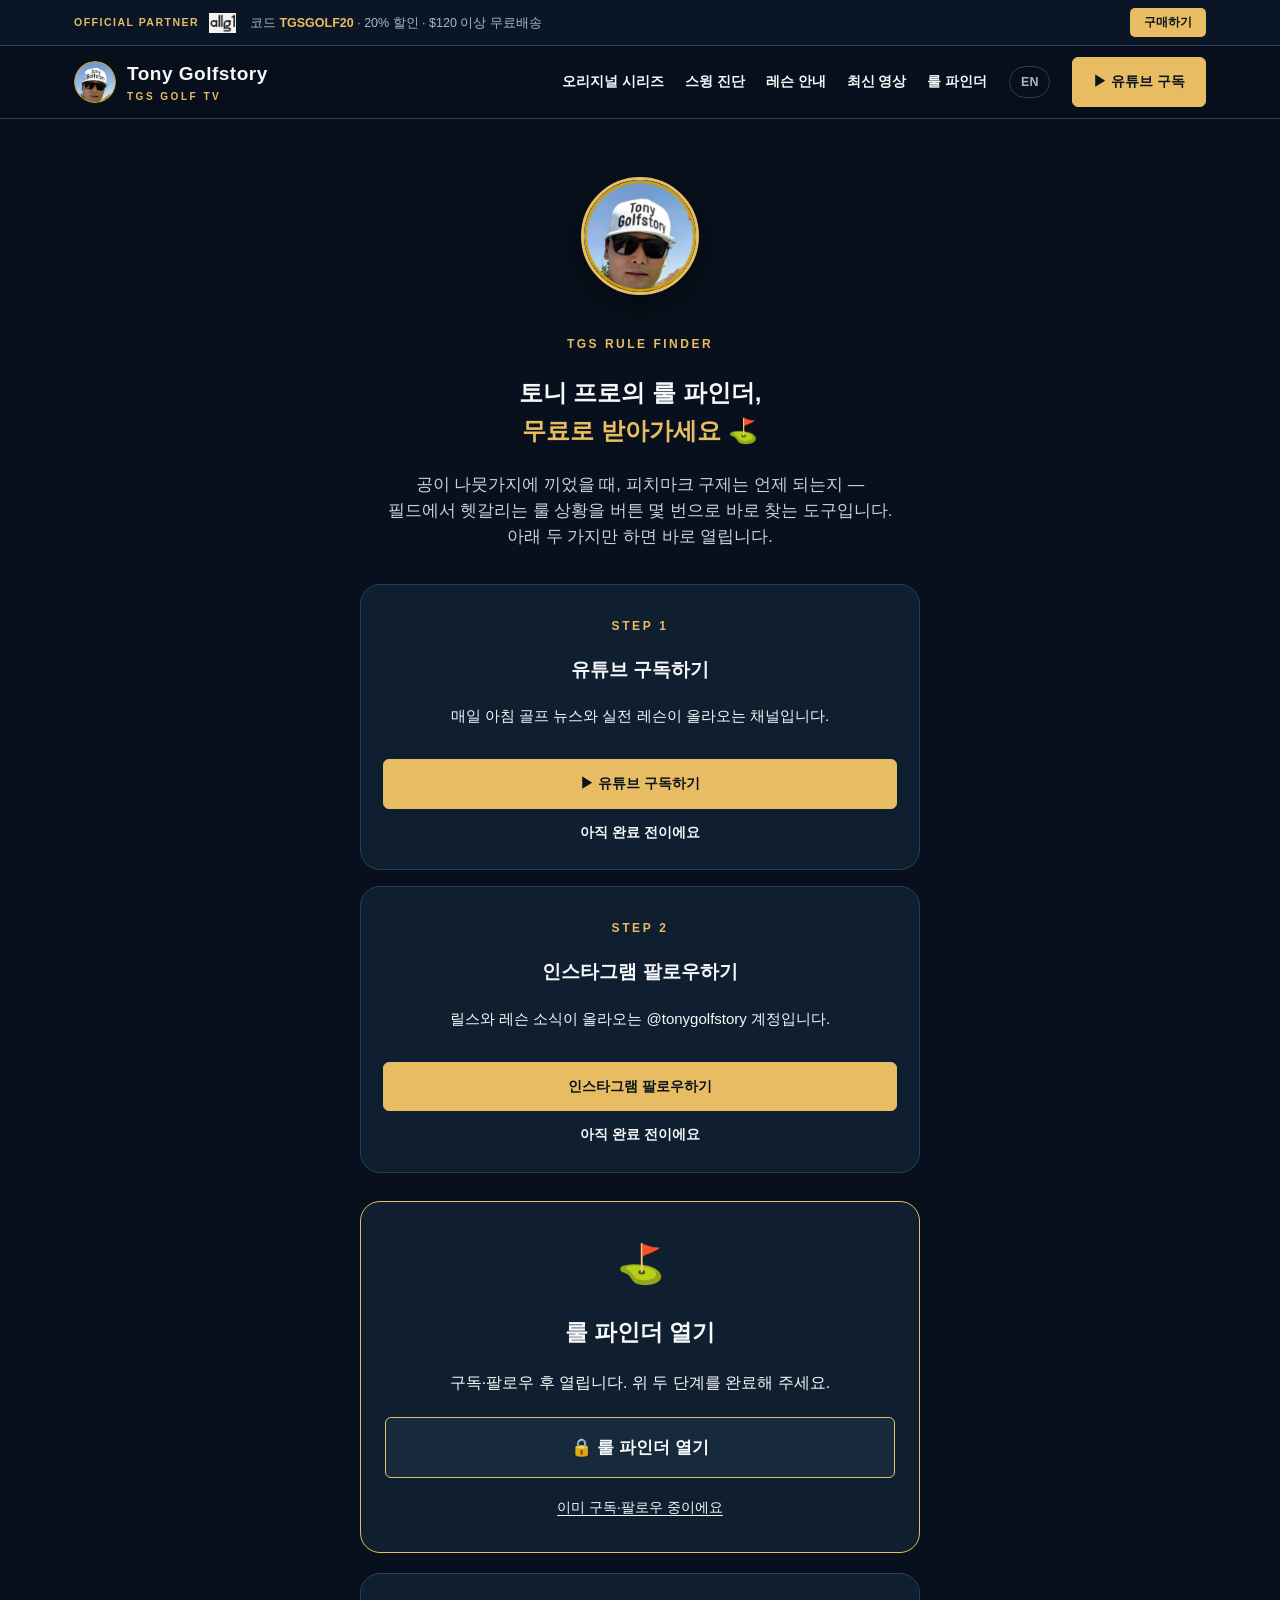
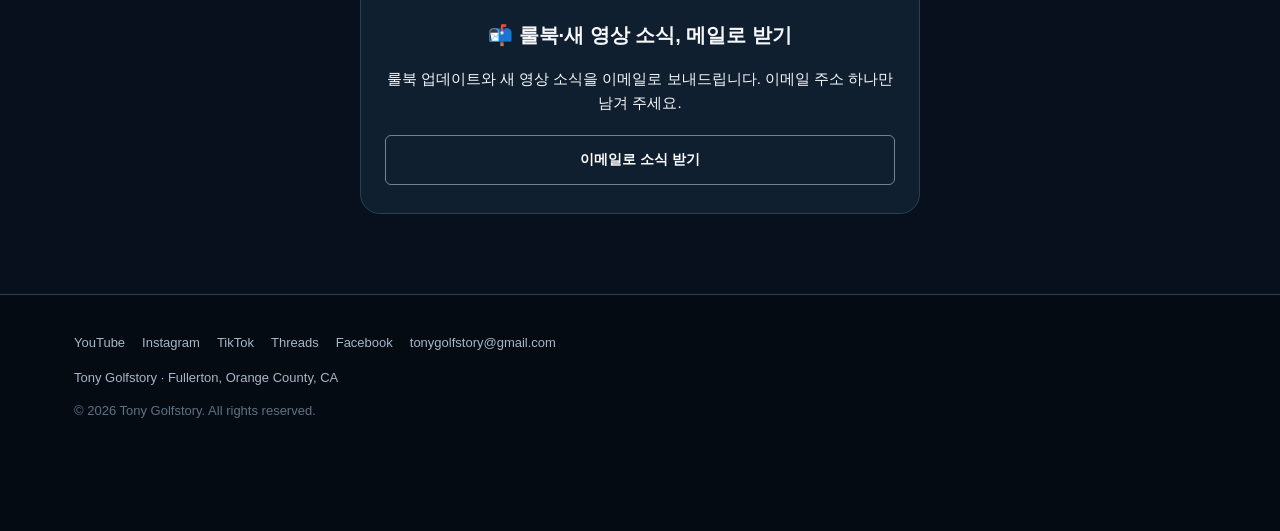
<file: rulebook/index.html>
<!DOCTYPE html>
<html lang="ko">
<head>
<meta charset="UTF-8">
<meta name="viewport" content="width=device-width, initial-scale=1.0">
<title>룰 파인더 무료로 받기 — Tony Golfstory</title>
<meta name="description" content="필드에서 헷갈리는 골프 룰, 버튼 몇 번으로 바로 찾는 Tony Golfstory 룰 파인더. 유튜브 구독·인스타 팔로우하고 무료로 열어가세요.">
<link rel="alternate" hreflang="ko" href="https://tgsgolftv.com/rulebook/">
<link rel="alternate" hreflang="en" href="https://tgsgolftv.com/en/rulebook/">
<link rel="icon" href="../assets/tgs_round_logo_fixed.png">
<link rel="stylesheet" href="../style.css">
<style>
  /* ---------- 룰북 랜딩 전용 (신규 디자인 시스템) ---------- */
  .rb-hero { padding: 58px 0 26px; text-align: center; }
  .rb-logo {
    width: 118px; height: 118px;
    border-radius: 50%;
    object-fit: cover;
    border: 3px solid var(--gold);
    box-shadow: 0 10px 34px rgba(0,0,0,.45);
    margin-bottom: 20px;
  }
  .rb-hero h1 .gold { color: var(--gold); }
  .rb-hero .hero-sub { max-width: 560px; margin-left: auto; margin-right: auto; }

  .rb-steps {
    display: grid;
    grid-template-columns: 1fr;
    gap: 16px;
    max-width: 560px;
    margin: 0 auto;
  }

  .rb-card {
    background: var(--panel);
    border: 1px solid var(--line);
    border-radius: 20px;
    padding: 26px 22px;
    text-align: center;
  }

  .rb-card .step-label {
    color: var(--gold);
    font-size: 12px;
    font-weight: 800;
    letter-spacing: 0.22em;
    margin-bottom: 8px;
  }

  .rb-card h3 { font-size: 19px; font-weight: 800; word-break: keep-all; }
  .rb-card p { margin-top: 6px; color: var(--mut); font-size: 15px; word-break: keep-all; }
  .rb-card .btn { margin-top: 16px; width: 100%; }

  .rb-card .step-status {
    display: block;
    margin-top: 12px;
    font-size: 14px;
    font-weight: 700;
    color: var(--mut);
  }

  .rb-card.done { border-color: var(--gold); }
  .rb-card.done .step-status { color: var(--gold); }
  .rb-card.done .btn {
    background: transparent;
    border: 1px solid var(--gold);
    color: var(--gold);
    pointer-events: none;
  }

  .gate-box {
    max-width: 560px;
    margin: 28px auto 0;
    background: var(--panel);
    border: 1px solid var(--gold);
    border-radius: 20px;
    padding: 32px 24px;
    text-align: center;
  }

  .gate-box .rf-icon { font-size: 38px; margin-bottom: 10px; }
  .gate-box h2 { font-size: 23px; font-weight: 800; word-break: keep-all; }
  .gate-box p { margin: 10px auto 22px; color: var(--mut); word-break: keep-all; }

  .btn-big { width: 100%; padding: 16px 22px; font-size: 17px; }

  .btn-locked {
    background: var(--panel2);
    color: var(--mut);
    cursor: not-allowed;
    pointer-events: none;
  }

  .already-link {
    display: inline-block;
    margin-top: 18px;
    font-size: 14px;
    color: var(--mut);
    text-decoration: underline;
    text-underline-offset: 3px;
    cursor: pointer;
  }
  .already-link:hover { color: var(--gold); }

  .mail-box {
    max-width: 560px;
    margin: 20px auto 0;
    background: var(--panel);
    border: 1px solid var(--line);
    border-radius: 20px;
    padding: 28px 24px;
    text-align: center;
  }

  .mail-box h2 { font-size: 20px; font-weight: 800; word-break: keep-all; }
  .mail-box p { margin: 10px auto 20px; color: var(--mut); font-size: 15px; word-break: keep-all; }
  .mail-box .btn { width: 100%; }
</style>
</head>
<body>

<!-- ================= 상단 스폰서 바 ================= -->
<div class="topbar">
  <div class="wrap topbar-inner">
    <a class="topbar-brand" href="https://allg1.com/discount/TGSGOLF20" target="_blank" rel="noopener" aria-label="ALLG1 공식 스토어">
      <span class="topbar-label">OFFICIAL PARTNER</span>
      <img src="../assets/allg1-logo.png" alt="ALLG1" class="topbar-logo">
    </a>
    <span class="topbar-code">코드 <strong>TGSGOLF20</strong> · 20% 할인 · $120 이상 무료배송</span>
    <a class="topbar-btn" href="https://allg1.com/discount/TGSGOLF20" target="_blank" rel="noopener">구매하기</a>
  </div>
</div>

<!-- ================= 헤더 ================= -->
<header class="site-header">
  <div class="wrap header-inner">
    <a class="brand" href="../index.html" aria-label="Tony Golfstory 홈">
      <img src="../assets/tgs_round_logo_fixed.png" alt="Tony Golfstory 원형 로고">
      <span>Tony Golfstory<span class="brand-sub">TGS GOLF TV</span></span>
    </a>
    <nav class="main-nav" aria-label="주 메뉴">
      <a href="../index.html#shows">오리지널 시리즈</a>
      <a href="../index.html#diagnosis">스윙 진단</a>
      <a href="../index.html#lessons">레슨 안내</a>
      <a href="../index.html#videos">최신 영상</a>
      <a href="../index.html#rules">룰 파인더</a>
    </nav>
    <a class="lang-switch" href="../en/rulebook/" hreflang="en">EN</a>
    <a class="btn btn-subscribe" href="https://www.youtube.com/@tonygolfstory?sub_confirmation=1" target="_blank" rel="noopener">▶ 유튜브 구독</a>
  </div>
</header>

<main>

  <!-- ================= 히어로 ================= -->
  <section class="rb-hero">
    <div class="wrap">
      <img class="rb-logo" src="../assets/tgs_round_logo_fixed.png" alt="Tony Golfstory 로고">
      <p class="eyebrow">TGS RULE FINDER</p>
      <h1>토니 프로의 룰 파인더,<br><span class="gold">무료로 받아가세요</span> ⛳</h1>
      <p class="hero-sub">
        공이 나뭇가지에 끼었을 때, 피치마크 구제는 언제 되는지 —<br>
        필드에서 헷갈리는 룰 상황을 버튼 몇 번으로 바로 찾는 도구입니다.<br>
        아래 두 가지만 하면 바로 열립니다.
      </p>
    </div>
  </section>

  <!-- ================= 스텝 & 게이트 ================= -->
  <section style="padding-top: 8px;">
    <div class="wrap">

      <div class="rb-steps">
        <div class="rb-card" id="stepYtCard">
          <p class="step-label">STEP 1</p>
          <h3>유튜브 구독하기</h3>
          <p>매일 아침 골프 뉴스와 실전 레슨이 올라오는 채널입니다.</p>
          <a class="btn" id="stepYt" href="https://www.youtube.com/@tonygolfstory?sub_confirmation=1" target="_blank" rel="noopener">▶ 유튜브 구독하기</a>
          <span class="step-status" id="stepYtStatus">아직 완료 전이에요</span>
        </div>

        <div class="rb-card" id="stepIgCard">
          <p class="step-label">STEP 2</p>
          <h3>인스타그램 팔로우하기</h3>
          <p>릴스와 레슨 소식이 올라오는 @tonygolfstory 계정입니다.</p>
          <a class="btn" id="stepIg" href="https://www.instagram.com/tonygolfstory" target="_blank" rel="noopener">인스타그램 팔로우하기</a>
          <span class="step-status" id="stepIgStatus">아직 완료 전이에요</span>
        </div>
      </div>

      <div class="gate-box" id="gateBox">
        <div class="rf-icon">⛳</div>
        <h2>룰 파인더 열기</h2>
        <p id="gateMsg">구독·팔로우 후 열립니다. 위 두 단계를 완료해 주세요.</p>
        <a class="btn btn-big btn-locked" id="rfOpen" href="https://tonygolfstory.github.io/tgs-rule-finder/" target="_blank" rel="noopener" aria-disabled="true">🔒 룰 파인더 열기</a>
        <br>
        <a class="already-link" id="alreadyDone" href="#">이미 구독·팔로우 중이에요</a>
      </div>

      <div class="mail-box">
        <h2>📬 룰북·새 영상 소식, 메일로 받기</h2>
        <p>룰북 업데이트와 새 영상 소식을 이메일로 보내드립니다. 이메일 주소 하나만 남겨 주세요.</p>
        <a class="btn alt" href="https://docs.google.com/forms/d/e/1FAIpQLScWCfjK_3pqVAxOkb_AXLWIZ5aYGYSbBRJlcSTKNJV5aik_ag/viewform" target="_blank" rel="noopener">이메일로 소식 받기</a>
      </div>

    </div>
  </section>

</main>

<!-- ================= 푸터 ================= -->
<footer class="site-footer">
  <div class="wrap">
    <div class="footer-links">
      <a href="https://www.youtube.com/@tonygolfstory" target="_blank" rel="noopener">YouTube</a>
      <a href="https://www.instagram.com/tonygolfstory" target="_blank" rel="noopener">Instagram</a>
      <a href="https://www.tiktok.com/@tonygolfstory" target="_blank" rel="noopener">TikTok</a>
      <a href="https://www.threads.com/@tonygolfstory" target="_blank" rel="noopener">Threads</a>
      <a href="https://www.facebook.com/tonyleel1" target="_blank" rel="noopener">Facebook</a>
      <a href="mailto:tonygolfstory@gmail.com">tonygolfstory@gmail.com</a>
    </div>
    <p>Tony Golfstory · Fullerton, Orange County, CA</p>
    <p class="copyright">© 2026 Tony Golfstory. All rights reserved.</p>
  </div>
</footer>

<script>
(function () {
  var KEY_YT = "tgs_rf_step_yt";
  var KEY_IG = "tgs_rf_step_ig";

  function get(k) { try { return localStorage.getItem(k) === "1"; } catch (e) { return false; } }
  function set(k) { try { localStorage.setItem(k, "1"); } catch (e) {} }

  var state = { yt: get(KEY_YT), ig: get(KEY_IG) };

  var ytCard = document.getElementById("stepYtCard");
  var igCard = document.getElementById("stepIgCard");
  var ytStatus = document.getElementById("stepYtStatus");
  var igStatus = document.getElementById("stepIgStatus");
  var openBtn = document.getElementById("rfOpen");
  var gateMsg = document.getElementById("gateMsg");

  function render() {
    if (state.yt) {
      ytCard.classList.add("done");
      ytStatus.textContent = "✓ 완료 — 구독 감사합니다!";
    }
    if (state.ig) {
      igCard.classList.add("done");
      igStatus.textContent = "✓ 완료 — 팔로우 감사합니다!";
    }
    if (state.yt && state.ig) {
      openBtn.classList.remove("btn-locked");
      openBtn.removeAttribute("aria-disabled");
      openBtn.textContent = "⛳ 룰 파인더 열기";
      gateMsg.textContent = "완료됐습니다! 아래 버튼으로 룰 파인더를 여세요.";
    }
  }

  document.getElementById("stepYt").addEventListener("click", function () {
    state.yt = true; set(KEY_YT); render();
  });
  document.getElementById("stepIg").addEventListener("click", function () {
    state.ig = true; set(KEY_IG); render();
  });

  document.getElementById("alreadyDone").addEventListener("click", function (e) {
    e.preventDefault();
    state.yt = true; state.ig = true; set(KEY_YT); set(KEY_IG); render();
    document.getElementById("gateBox").scrollIntoView({ behavior: "smooth", block: "center" });
  });

  openBtn.addEventListener("click", function (e) {
    if (!(state.yt && state.ig)) { e.preventDefault(); }
  });

  render();
})();
</script>

</body>
</html>
</file>
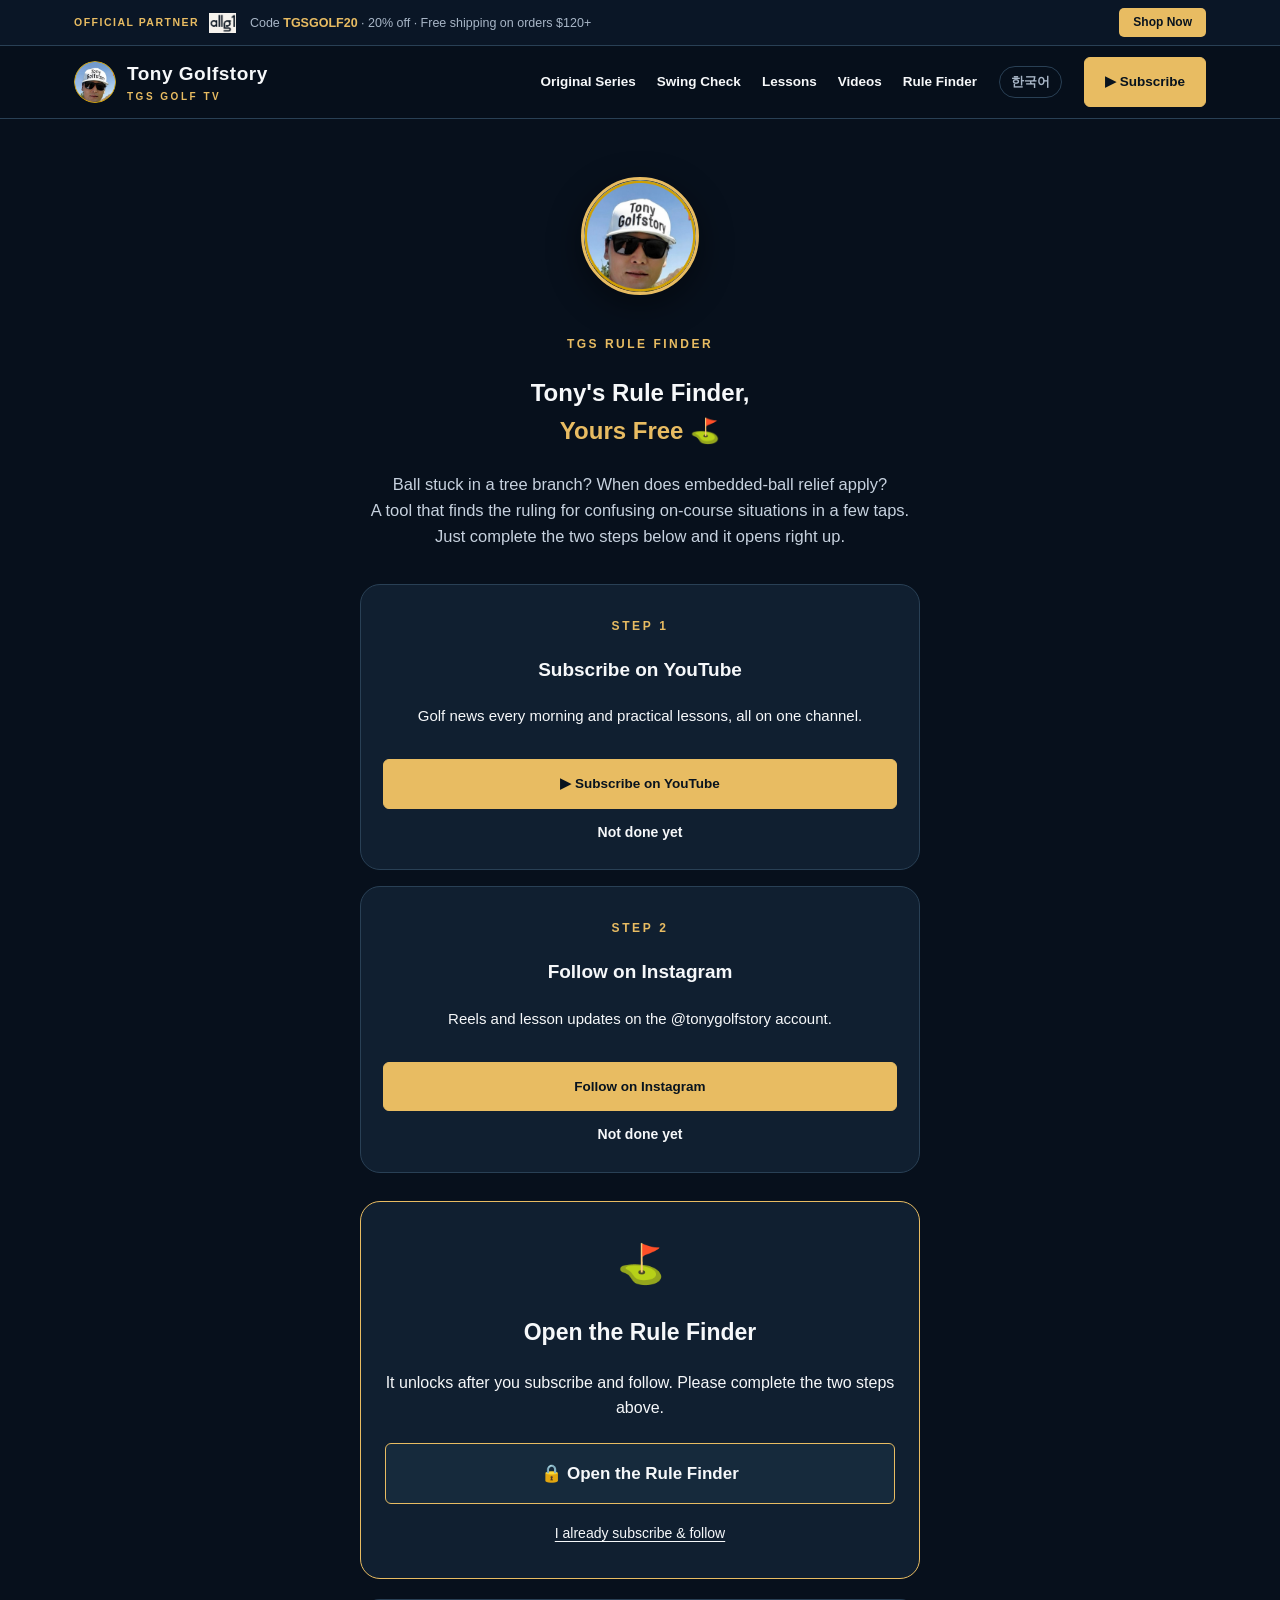
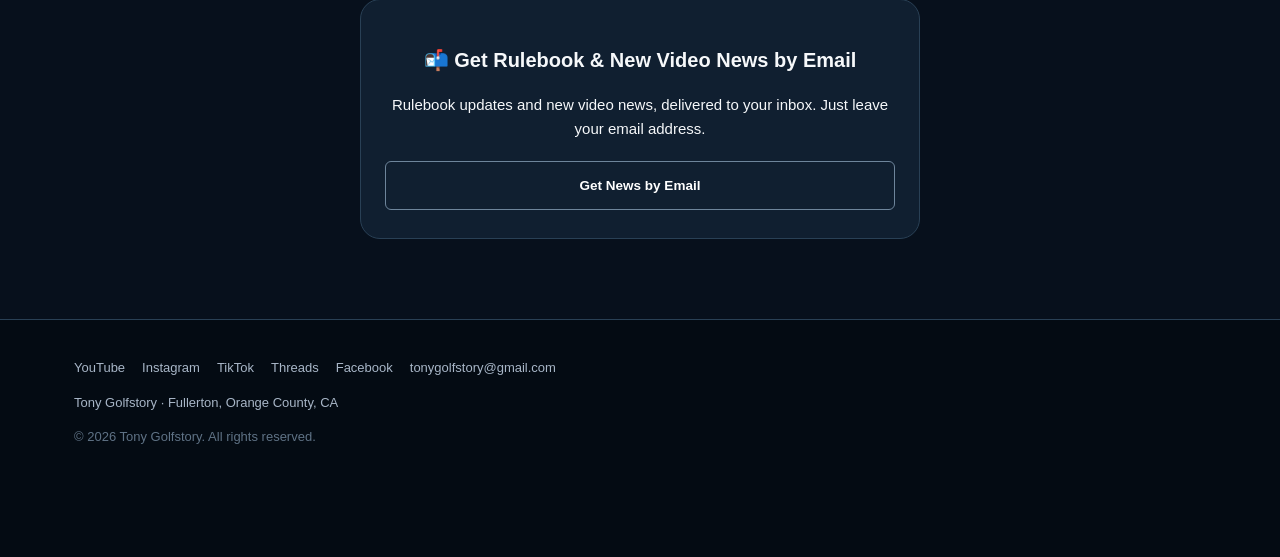
<file: en/rulebook/index.html>
<!DOCTYPE html>
<html lang="en">
<head>
<meta charset="UTF-8">
<meta name="viewport" content="width=device-width, initial-scale=1.0">
<title>Get the Rule Finder Free — Tony Golfstory</title>
<meta name="description" content="The Tony Golfstory Rule Finder: look up confusing golf rules in a few taps, right on the course. Subscribe on YouTube and follow on Instagram to unlock it free.">
<link rel="alternate" hreflang="ko" href="https://tgsgolftv.com/rulebook/">
<link rel="alternate" hreflang="en" href="https://tgsgolftv.com/en/rulebook/">
<link rel="icon" href="../../assets/tgs_round_logo_fixed.png">
<link rel="stylesheet" href="../../style.css">
<style>
  /* ---------- 룰북 랜딩 전용 (신규 디자인 시스템) ---------- */
  .rb-hero { padding: 58px 0 26px; text-align: center; }
  .rb-logo {
    width: 118px; height: 118px;
    border-radius: 50%;
    object-fit: cover;
    border: 3px solid var(--gold);
    box-shadow: 0 10px 34px rgba(0,0,0,.45);
    margin-bottom: 20px;
  }
  .rb-hero h1 .gold { color: var(--gold); }
  .rb-hero .hero-sub { max-width: 560px; margin-left: auto; margin-right: auto; }

  .rb-steps {
    display: grid;
    grid-template-columns: 1fr;
    gap: 16px;
    max-width: 560px;
    margin: 0 auto;
  }

  .rb-card {
    background: var(--panel);
    border: 1px solid var(--line);
    border-radius: 20px;
    padding: 26px 22px;
    text-align: center;
  }

  .rb-card .step-label {
    color: var(--gold);
    font-size: 12px;
    font-weight: 800;
    letter-spacing: 0.22em;
    margin-bottom: 8px;
  }

  .rb-card h3 { font-size: 19px; font-weight: 800; word-break: keep-all; }
  .rb-card p { margin-top: 6px; color: var(--mut); font-size: 15px; word-break: keep-all; }
  .rb-card .btn { margin-top: 16px; width: 100%; }

  .rb-card .step-status {
    display: block;
    margin-top: 12px;
    font-size: 14px;
    font-weight: 700;
    color: var(--mut);
  }

  .rb-card.done { border-color: var(--gold); }
  .rb-card.done .step-status { color: var(--gold); }
  .rb-card.done .btn {
    background: transparent;
    border: 1px solid var(--gold);
    color: var(--gold);
    pointer-events: none;
  }

  .gate-box {
    max-width: 560px;
    margin: 28px auto 0;
    background: var(--panel);
    border: 1px solid var(--gold);
    border-radius: 20px;
    padding: 32px 24px;
    text-align: center;
  }

  .gate-box .rf-icon { font-size: 38px; margin-bottom: 10px; }
  .gate-box h2 { font-size: 23px; font-weight: 800; word-break: keep-all; }
  .gate-box p { margin: 10px auto 22px; color: var(--mut); word-break: keep-all; }

  .btn-big { width: 100%; padding: 16px 22px; font-size: 17px; }

  .btn-locked {
    background: var(--panel2);
    color: var(--mut);
    cursor: not-allowed;
    pointer-events: none;
  }

  .already-link {
    display: inline-block;
    margin-top: 18px;
    font-size: 14px;
    color: var(--mut);
    text-decoration: underline;
    text-underline-offset: 3px;
    cursor: pointer;
  }
  .already-link:hover { color: var(--gold); }

  .mail-box {
    max-width: 560px;
    margin: 20px auto 0;
    background: var(--panel);
    border: 1px solid var(--line);
    border-radius: 20px;
    padding: 28px 24px;
    text-align: center;
  }

  .mail-box h2 { font-size: 20px; font-weight: 800; word-break: keep-all; }
  .mail-box p { margin: 10px auto 20px; color: var(--mut); font-size: 15px; word-break: keep-all; }
  .mail-box .btn { width: 100%; }
</style>
</head>
<body>

<!-- ================= Top sponsor bar ================= -->
<div class="topbar">
  <div class="wrap topbar-inner">
    <a class="topbar-brand" href="https://allg1.com/discount/TGSGOLF20" target="_blank" rel="noopener" aria-label="ALLG1 official store">
      <span class="topbar-label">OFFICIAL PARTNER</span>
      <img src="../../assets/allg1-logo.png" alt="ALLG1" class="topbar-logo">
    </a>
    <span class="topbar-code">Code <strong>TGSGOLF20</strong> · 20% off · Free shipping on orders $120+</span>
    <a class="topbar-btn" href="https://allg1.com/discount/TGSGOLF20" target="_blank" rel="noopener">Shop Now</a>
  </div>
</div>

<!-- ================= Header ================= -->
<header class="site-header">
  <div class="wrap header-inner">
    <a class="brand" href="../index.html" aria-label="Tony Golfstory home">
      <img src="../../assets/tgs_round_logo_fixed.png" alt="Tony Golfstory round logo">
      <span>Tony Golfstory<span class="brand-sub">TGS GOLF TV</span></span>
    </a>
    <nav class="main-nav" aria-label="Main menu">
      <a href="../index.html#shows">Original Series</a>
      <a href="../index.html#diagnosis">Swing Check</a>
      <a href="../index.html#lessons">Lessons</a>
      <a href="../index.html#videos">Videos</a>
      <a href="../index.html#rules">Rule Finder</a>
    </nav>
    <a class="lang-switch" href="../../rulebook/index.html" hreflang="ko">한국어</a>
    <a class="btn btn-subscribe" href="https://www.youtube.com/@tonygolfstory?sub_confirmation=1" target="_blank" rel="noopener">▶ Subscribe</a>
  </div>
</header>

<main>

  <!-- ================= Hero ================= -->
  <section class="rb-hero">
    <div class="wrap">
      <img class="rb-logo" src="../../assets/tgs_round_logo_fixed.png" alt="Tony Golfstory logo">
      <p class="eyebrow">TGS RULE FINDER</p>
      <h1>Tony's Rule Finder,<br><span class="gold">Yours Free</span> ⛳</h1>
      <p class="hero-sub">
        Ball stuck in a tree branch? When does embedded-ball relief apply?<br>
        A tool that finds the ruling for confusing on-course situations in a few taps.<br>
        Just complete the two steps below and it opens right up.
      </p>
    </div>
  </section>

  <!-- ================= Steps & gate ================= -->
  <section style="padding-top: 8px;">
    <div class="wrap">

      <div class="rb-steps">
        <div class="rb-card" id="stepYtCard">
          <p class="step-label">STEP 1</p>
          <h3>Subscribe on YouTube</h3>
          <p>Golf news every morning and practical lessons, all on one channel.</p>
          <a class="btn" id="stepYt" href="https://www.youtube.com/@tonygolfstory?sub_confirmation=1" target="_blank" rel="noopener">▶ Subscribe on YouTube</a>
          <span class="step-status" id="stepYtStatus">Not done yet</span>
        </div>

        <div class="rb-card" id="stepIgCard">
          <p class="step-label">STEP 2</p>
          <h3>Follow on Instagram</h3>
          <p>Reels and lesson updates on the @tonygolfstory account.</p>
          <a class="btn" id="stepIg" href="https://www.instagram.com/tonygolfstory" target="_blank" rel="noopener">Follow on Instagram</a>
          <span class="step-status" id="stepIgStatus">Not done yet</span>
        </div>
      </div>

      <div class="gate-box" id="gateBox">
        <div class="rf-icon">⛳</div>
        <h2>Open the Rule Finder</h2>
        <p id="gateMsg">It unlocks after you subscribe and follow. Please complete the two steps above.</p>
        <a class="btn btn-big btn-locked" id="rfOpen" href="https://tonygolfstory.github.io/tgs-rule-finder/" target="_blank" rel="noopener" aria-disabled="true">🔒 Open the Rule Finder</a>
        <br>
        <a class="already-link" id="alreadyDone" href="#">I already subscribe &amp; follow</a>
      </div>

      <div class="mail-box">
        <h2>📬 Get Rulebook &amp; New Video News by Email</h2>
        <p>Rulebook updates and new video news, delivered to your inbox. Just leave your email address.</p>
        <a class="btn alt" href="https://docs.google.com/forms/d/e/1FAIpQLScWCfjK_3pqVAxOkb_AXLWIZ5aYGYSbBRJlcSTKNJV5aik_ag/viewform" target="_blank" rel="noopener">Get News by Email</a>
      </div>

    </div>
  </section>

</main>

<!-- ================= Footer ================= -->
<footer class="site-footer">
  <div class="wrap">
    <div class="footer-links">
      <a href="https://www.youtube.com/@tonygolfstory" target="_blank" rel="noopener">YouTube</a>
      <a href="https://www.instagram.com/tonygolfstory" target="_blank" rel="noopener">Instagram</a>
      <a href="https://www.tiktok.com/@tonygolfstory" target="_blank" rel="noopener">TikTok</a>
      <a href="https://www.threads.com/@tonygolfstory" target="_blank" rel="noopener">Threads</a>
      <a href="https://www.facebook.com/tonyleel1" target="_blank" rel="noopener">Facebook</a>
      <a href="mailto:tonygolfstory@gmail.com">tonygolfstory@gmail.com</a>
    </div>
    <p>Tony Golfstory · Fullerton, Orange County, CA</p>
    <p class="copyright">© 2026 Tony Golfstory. All rights reserved.</p>
  </div>
</footer>

<script>
(function () {
  var KEY_YT = "tgs_rf_step_yt";
  var KEY_IG = "tgs_rf_step_ig";

  function get(k) { try { return localStorage.getItem(k) === "1"; } catch (e) { return false; } }
  function set(k) { try { localStorage.setItem(k, "1"); } catch (e) {} }

  var state = { yt: get(KEY_YT), ig: get(KEY_IG) };

  var ytCard = document.getElementById("stepYtCard");
  var igCard = document.getElementById("stepIgCard");
  var ytStatus = document.getElementById("stepYtStatus");
  var igStatus = document.getElementById("stepIgStatus");
  var openBtn = document.getElementById("rfOpen");
  var gateMsg = document.getElementById("gateMsg");

  function render() {
    if (state.yt) {
      ytCard.classList.add("done");
      ytStatus.textContent = "✓ Done — thanks for subscribing!";
    }
    if (state.ig) {
      igCard.classList.add("done");
      igStatus.textContent = "✓ Done — thanks for following!";
    }
    if (state.yt && state.ig) {
      openBtn.classList.remove("btn-locked");
      openBtn.removeAttribute("aria-disabled");
      openBtn.textContent = "⛳ Open the Rule Finder";
      gateMsg.textContent = "All set! Open the Rule Finder with the button below.";
    }
  }

  document.getElementById("stepYt").addEventListener("click", function () {
    state.yt = true; set(KEY_YT); render();
  });
  document.getElementById("stepIg").addEventListener("click", function () {
    state.ig = true; set(KEY_IG); render();
  });

  document.getElementById("alreadyDone").addEventListener("click", function (e) {
    e.preventDefault();
    state.yt = true; state.ig = true; set(KEY_YT); set(KEY_IG); render();
    document.getElementById("gateBox").scrollIntoView({ behavior: "smooth", block: "center" });
  });

  openBtn.addEventListener("click", function (e) {
    if (!(state.yt && state.ig)) { e.preventDefault(); }
  });

  render();
})();
</script>

</body>
</html>
</file>
<file: style.css>
/* ============================================================
   TGS GOLF TV — tgsgolftv.com redesign (2026-11-03)
   Navy #07101c + Gold #e8bc62 (GPT안 골격) + 현행 사이트 컴포넌트
   ============================================================ */
:root{
  --bg:#07101c; --bg2:#0c1927; --panel:#101f30; --panel2:#162a3c;
  --gold:#e8bc62; --gold-dim:#dcb360; --orange:#f07040;
  --text:#f6f8fa; --muted:#a8b6c7; --line:#294055;
}
*{box-sizing:border-box}
html{scroll-behavior:smooth}
body{margin:0;background:var(--bg);color:var(--text);
  font-family:'Noto Sans KR',Arial,sans-serif;line-height:1.6}
a{color:inherit;text-decoration:none}
img{max-width:100%}
.wrap{max-width:1180px;margin:0 auto;padding:0 24px}
.gold{color:var(--gold)}

/* ---------- 상단 스폰서 바 ---------- */
.topbar{background:#0a1626;border-bottom:1px solid var(--line);font-size:12.5px}
.topbar-inner{display:flex;align-items:center;gap:14px;padding-top:8px;padding-bottom:8px;flex-wrap:wrap}
.topbar-brand{display:flex;align-items:center;gap:10px}
.topbar-label{color:var(--gold);font-weight:800;letter-spacing:1.5px;font-size:10.5px}
.topbar-logo{height:20px;width:auto}
.topbar-code{color:var(--muted)}
.topbar-code strong{color:var(--gold)}
.topbar-btn{margin-left:auto;background:var(--gold);color:#08131e;font-weight:800;
  padding:5px 14px;border-radius:5px;font-size:12px}

/* ---------- 헤더 ---------- */
.site-header{position:sticky;top:0;z-index:50;background:rgba(7,16,28,.92);
  border-bottom:1px solid var(--line);backdrop-filter:blur(14px)}
.header-inner{display:flex;align-items:center;gap:22px;min-height:72px}
.brand{display:flex;align-items:center;gap:11px;font-weight:900;font-size:19px;letter-spacing:.5px}
.brand img{width:42px;height:42px;border-radius:50%}
.brand-sub{display:block;font-size:10px;color:var(--gold);letter-spacing:2.5px;font-weight:800}
.main-nav{display:flex;gap:21px;margin-left:auto;font-size:13.5px;font-weight:700}
.main-nav a:hover{color:var(--gold)}
.lang-switch{font-size:12.5px;font-weight:800;color:var(--muted);border:1px solid var(--line);
  padding:5px 11px;border-radius:50px}
.lang-switch:hover{color:var(--gold);border-color:var(--gold)}

/* ---------- 버튼 ---------- */
.btn{display:inline-block;background:var(--gold);color:#08131e;border:1px solid var(--gold);
  border-radius:6px;padding:13px 20px;font-weight:900;font-size:13.5px;cursor:pointer}
.btn:hover{filter:brightness(1.12)}
.btn.alt{background:transparent;color:#fff;border-color:#6e859b}
.btn.orange{background:var(--orange);border-color:var(--orange);color:#fff}
.btn.sm{padding:9px 15px;font-size:12.5px}

/* ---------- 히어로 ---------- */
.hero{position:relative;overflow:hidden;padding:92px 0 78px;
  background:radial-gradient(ellipse at 82% 8%,#2c465e 0,transparent 52%),
             linear-gradient(135deg,#0a1725,#0a1725 50%,#152b40)}
.hero:before{content:'TGS';position:absolute;right:-25px;top:-80px;font-size:380px;
  font-weight:900;line-height:1;color:rgba(255,255,255,.03);pointer-events:none}
.hero-inner{position:relative;display:grid;grid-template-columns:1.15fr .85fr;gap:48px;align-items:center}
.eyebrow{color:var(--gold);font-size:12px;font-weight:900;letter-spacing:2.5px;text-transform:uppercase}
.hero h1{font-size:clamp(37px,5vw,64px);line-height:1.18;margin:18px 0 22px;letter-spacing:-1.5px}
.hero h1 em{font-style:normal;color:var(--gold)}
.hero-sub{font-size:16.5px;color:#c7d2df;max-width:580px;margin:0}
.hero-cta{display:flex;gap:12px;flex-wrap:wrap;margin-top:30px}
.sns-row{display:flex;gap:8px;flex-wrap:wrap;margin-top:24px}
.sns-chip{border:1px solid #496274;color:#d4e2ef;padding:6px 13px;border-radius:50px;font-size:12px;font-weight:700}
.sns-chip:hover{border-color:var(--gold);color:var(--gold)}
.hero-card{border:1px solid #65768a;border-radius:12px;min-height:320px;padding:28px;
  display:flex;flex-direction:column;justify-content:space-between;gap:18px;
  background:linear-gradient(145deg,rgba(38,62,85,.93),rgba(13,25,40,.95)),
             url('https://i.ytimg.com/vi/1AE-b5Dw164/hqdefault.jpg') center/cover;
  background-blend-mode:multiply;box-shadow:0 24px 75px rgba(0,0,0,.45)}
.hero-card .tag{font-size:11.5px;color:var(--gold);letter-spacing:2px;font-weight:900}
.hero-card strong{font-size:37px;line-height:1.22;display:block}
.hero-card p{color:#c6d4e0;margin:10px 0 18px;font-size:14.5px}

/* ---------- 스탯 바 ---------- */
.statbar{background:#0e1b2a;border-top:1px solid var(--line);border-bottom:1px solid var(--line)}
.stats{display:grid;grid-template-columns:repeat(4,1fr)}
.stat{padding:25px 20px;border-right:1px solid var(--line)}
.stat:last-child{border-right:0}
.stat b{display:block;color:var(--gold);font-size:28px;line-height:1.2}
.stat span{font-size:12px;color:var(--muted)}

/* ---------- 철학 스트립 ---------- */
.philosophy{padding:46px 0 4px;text-align:center}
.philosophy .line{font-size:clamp(21px,3vw,29px);font-weight:800;letter-spacing:-.5px}
.philosophy .checks{display:flex;gap:10px;justify-content:center;flex-wrap:wrap;margin-top:18px}
.check{border:1px solid var(--line);background:var(--panel);border-radius:50px;
  padding:7px 15px;font-size:12.5px;color:#d4e2ef;font-weight:700}
.check b{color:var(--gold)}

/* ---------- 섹션 공통 ---------- */
section{padding:80px 0}
.section-alt{background:var(--bg2)}
.section-head{margin-bottom:32px}
.section-head h2{font-size:33px;letter-spacing:-1px;margin:8px 0}
.section-head p{margin:0;color:var(--muted);max-width:720px}
.kicker{color:var(--gold);font-size:12px;font-weight:900;letter-spacing:2.5px;text-transform:uppercase;margin:0}
.more{font-size:13px;color:var(--gold);font-weight:800;white-space:nowrap}
.head-row{display:flex;justify-content:space-between;align-items:end;gap:20px}

/* ---------- 타일/카드 ---------- */
.grid3{display:grid;grid-template-columns:repeat(3,1fr);gap:20px}
.grid2{display:grid;grid-template-columns:repeat(2,1fr);gap:20px}
.tile{background:var(--panel);border:1px solid var(--line);border-radius:10px;overflow:hidden;
  display:flex;flex-direction:column}
.tile .art{position:relative;aspect-ratio:16/9;overflow:hidden;background:#0b192b}
.tile .art img{width:100%;height:100%;object-fit:cover;display:block}
.tile .art small{position:absolute;bottom:11px;left:12px;background:rgba(9,19,28,.85);
  padding:5px 10px;border-radius:4px;font-weight:900;font-size:10px;letter-spacing:1px;color:var(--gold)}
.tilebody{padding:21px;display:flex;flex-direction:column;gap:9px;flex:1}
.tilebody h3{font-size:19.5px;line-height:1.35;margin:0}
.tilebody p{color:var(--muted);font-size:13.5px;margin:0;flex:1}
.tilebody a{font-size:12.5px;color:var(--gold);font-weight:900}

.video-card{background:var(--panel);border:1px solid var(--line);border-radius:10px;
  overflow:hidden;display:flex;flex-direction:column}
.video-card:hover{border-color:#496274}
.video-thumb{position:relative;aspect-ratio:16/9;overflow:hidden;background:#0b192b}
.video-thumb img{width:100%;height:100%;object-fit:cover;display:block}
.video-badge{position:absolute;top:11px;left:12px;background:rgba(9,19,28,.87);color:var(--gold);
  padding:5px 10px;border-radius:4px;font-weight:900;font-size:10px;letter-spacing:1px}
.video-play{position:absolute;top:50%;left:50%;transform:translate(-50%,-50%);
  width:52px;height:52px;border-radius:50%;background:rgba(7,16,28,.72);color:#fff;
  display:flex;align-items:center;justify-content:center;font-size:19px}
.views-chip{position:absolute;bottom:11px;right:12px;background:rgba(9,19,28,.87);
  padding:5px 10px;border-radius:4px;font-weight:800;font-size:11px}
.video-body{padding:19px 21px 21px}
.video-body h3{font-size:18px;line-height:1.4;margin:0 0 8px}
.video-body p{color:var(--muted);font-size:13.5px;margin:0}
.featured-card{margin-bottom:20px}
.featured-card .video-body h3{font-size:22px}

/* ---------- 스윙 진단 ---------- */
.diag-box{background:linear-gradient(120deg,#122c3d,#0b1523);border:1px solid #486073;
  border-radius:12px;padding:42px}
.diag-box h2{font-size:32px;margin:8px 0 10px;letter-spacing:-.5px}
.diag-box>p{color:#c6d2df;max-width:700px;margin:0}
.steps{display:grid;grid-template-columns:repeat(3,1fr);gap:16px;margin:28px 0}
.step{background:rgba(16,31,48,.85);border:1px solid var(--line);border-radius:9px;padding:20px}
.step b{display:block;color:var(--gold);font-size:13px;letter-spacing:1.5px;margin-bottom:7px}
.step strong{display:block;font-size:16.5px;margin-bottom:6px}
.step p{color:var(--muted);font-size:13px;margin:0}
.diag-cta{display:flex;gap:11px;flex-wrap:wrap;align-items:center}
.diag-note{font-size:12.5px;color:#9badbd;margin-top:16px}

/* ---------- 레슨 ---------- */
.lessonbox{background:var(--panel);border:1px solid var(--line);padding:29px;border-radius:10px}
.lessonbox.featured{border-color:var(--gold)}
.lessonbox h3{margin:6px 0 4px;font-size:20px}
.price{font-size:33px;color:var(--gold);font-weight:900;margin:8px 0}
.price small{font-size:15px;color:#aab9c7;font-weight:700}
.lessonbox p{color:var(--muted);font-size:13.5px}
.lesson-cta-row{display:flex;gap:9px;flex-wrap:wrap;margin-top:16px}
.lesson-info{margin-top:24px;color:#c7d2df;font-size:14.5px}
.lesson-info p{margin:5px 0}
.lesson-info .tel{color:var(--gold);font-weight:800}
.form-row{margin-top:18px;text-align:center}

/* ---------- 룰 파인더 ---------- */
.split{display:grid;grid-template-columns:1fr 1fr;gap:45px;align-items:center}
.split h2{font-size:36px;line-height:1.28;margin:8px 0 14px;letter-spacing:-.5px}
.highlight{border-left:3px solid var(--gold);padding-left:19px;color:#bfcfdd}
.rf-card{border:1px solid #65768a;background:linear-gradient(145deg,#263e55,#0d1928);
  border-radius:12px;min-height:250px;padding:27px;display:flex;flex-direction:column;
  justify-content:space-between;gap:14px;box-shadow:0 24px 75px rgba(0,0,0,.4)}
.rf-card .tag{font-size:11.5px;color:var(--gold);letter-spacing:2px;font-weight:900}
.rf-card strong{font-size:34px;line-height:1.25}
.rf-card p{color:#c6d4e0;margin:8px 0 0;font-size:14px}

/* ---------- 스폰서 ---------- */
.sponsor{background:linear-gradient(115deg,#122c3d,#0b1523);border:1px solid #486073;
  border-radius:12px;padding:42px}
.sponsor h2{font-size:33px;margin:8px 0 10px}
.sponsor p{color:#c6d2df;max-width:700px}
.sponsor-img{width:100%;border-radius:8px;margin-bottom:22px;display:block}
.brand-name{font-size:21px;font-weight:900;letter-spacing:3px;margin:0}
.slogan{color:var(--gold);font-weight:800;letter-spacing:1px;font-size:14px;margin:5px 0 10px}
.code{display:inline-block;background:#08131e;border:1px dashed var(--gold);color:var(--gold);
  font-weight:900;padding:8px 16px;border-radius:6px;margin:8px 0 16px;letter-spacing:1px}
.pill{display:inline-block;border:1px solid #496274;color:#d4e2ef;padding:5px 11px;
  border-radius:50px;font-size:11.5px;margin:4px 4px 0 0}
.sponsor-note{font-size:12.5px;color:#9badbd;margin-top:18px}
.sponsor-note a{color:var(--gold)}

/* ---------- 문의 폼 ---------- */
.contact-grid{display:grid;grid-template-columns:1fr 1fr;gap:40px}
.type-pills{display:flex;gap:9px;flex-wrap:wrap;margin:6px 0 18px}
.type-pill{border:1px solid var(--line);background:var(--panel);color:#d4e2ef;border-radius:50px;
  padding:9px 17px;font-size:13px;font-weight:800;cursor:pointer;font-family:inherit}
.type-pill.active{background:var(--gold);color:#08131e;border-color:var(--gold)}
.field{margin-bottom:14px}
.field label{display:block;font-size:12.5px;font-weight:800;color:var(--muted);margin-bottom:6px}
.field input,.field textarea{width:100%;background:var(--panel);border:1px solid var(--line);
  border-radius:7px;color:var(--text);padding:12px 14px;font-size:14px;font-family:inherit}
.field input:focus,.field textarea:focus{outline:none;border-color:var(--gold)}
.contact-info p{margin:7px 0;color:#c7d2df}
.contact-info a{color:var(--gold);font-weight:700}
.note{font-size:12.5px;color:#9badbd;margin-top:14px}

/* ---------- SNS ---------- */
.sns-grid{display:grid;grid-template-columns:repeat(auto-fit,minmax(190px,1fr));gap:15px}
.sns-card{background:var(--panel);border:1px solid var(--line);border-radius:10px;padding:20px;
  display:flex;flex-direction:column;gap:4px}
.sns-card:hover{border-color:var(--gold)}
.sns-name{font-size:17px;font-weight:900}
.sns-handle{color:var(--gold);font-size:13px;font-weight:700}
.sns-desc{color:var(--muted);font-size:12.5px;flex:1}
.sns-go{font-size:12.5px;font-weight:900;color:var(--gold);margin-top:8px}

/* ---------- 푸터 / 모바일 CTA ---------- */
.site-footer{background:#040b13;border-top:1px solid var(--line);padding:38px 0 96px;color:var(--muted);font-size:13px}
.footer-links{display:flex;gap:17px;flex-wrap:wrap;margin-bottom:14px}
.footer-links a:hover{color:var(--gold)}
.copyright{color:#5f7285}
.mobile-cta{position:fixed;left:0;right:0;bottom:0;z-index:60;display:none;
  background:rgba(7,16,28,.96);border-top:1px solid var(--line);backdrop-filter:blur(12px);
  padding:9px 12px calc(9px + env(safe-area-inset-bottom));gap:9px}
.mobile-cta a{flex:1;text-align:center;padding:12px 6px;font-size:13px}

/* ---------- 반응형 ---------- */
@media(max-width:900px){
  .main-nav{display:none}
  .hero{padding:60px 0 55px}
  .hero-inner,.split,.contact-grid{grid-template-columns:1fr}
  .hero-card{min-height:225px}
  .grid3{grid-template-columns:1fr 1fr}
  .stats{grid-template-columns:repeat(2,1fr)}
  .stat:nth-child(2){border-right:0}
  .steps{grid-template-columns:1fr}
  section{padding:58px 0}
}
@media(max-width:600px){
  .grid3,.grid2{grid-template-columns:1fr}
  .hero h1{font-size:40px}
  .section-head h2{font-size:27px}
  .diag-box,.sponsor{padding:26px 21px}
  .stat b{font-size:23px}
  .mobile-cta{display:flex}
  .btn-subscribe{display:none}
  .topbar-code{display:none}
}
</file>
